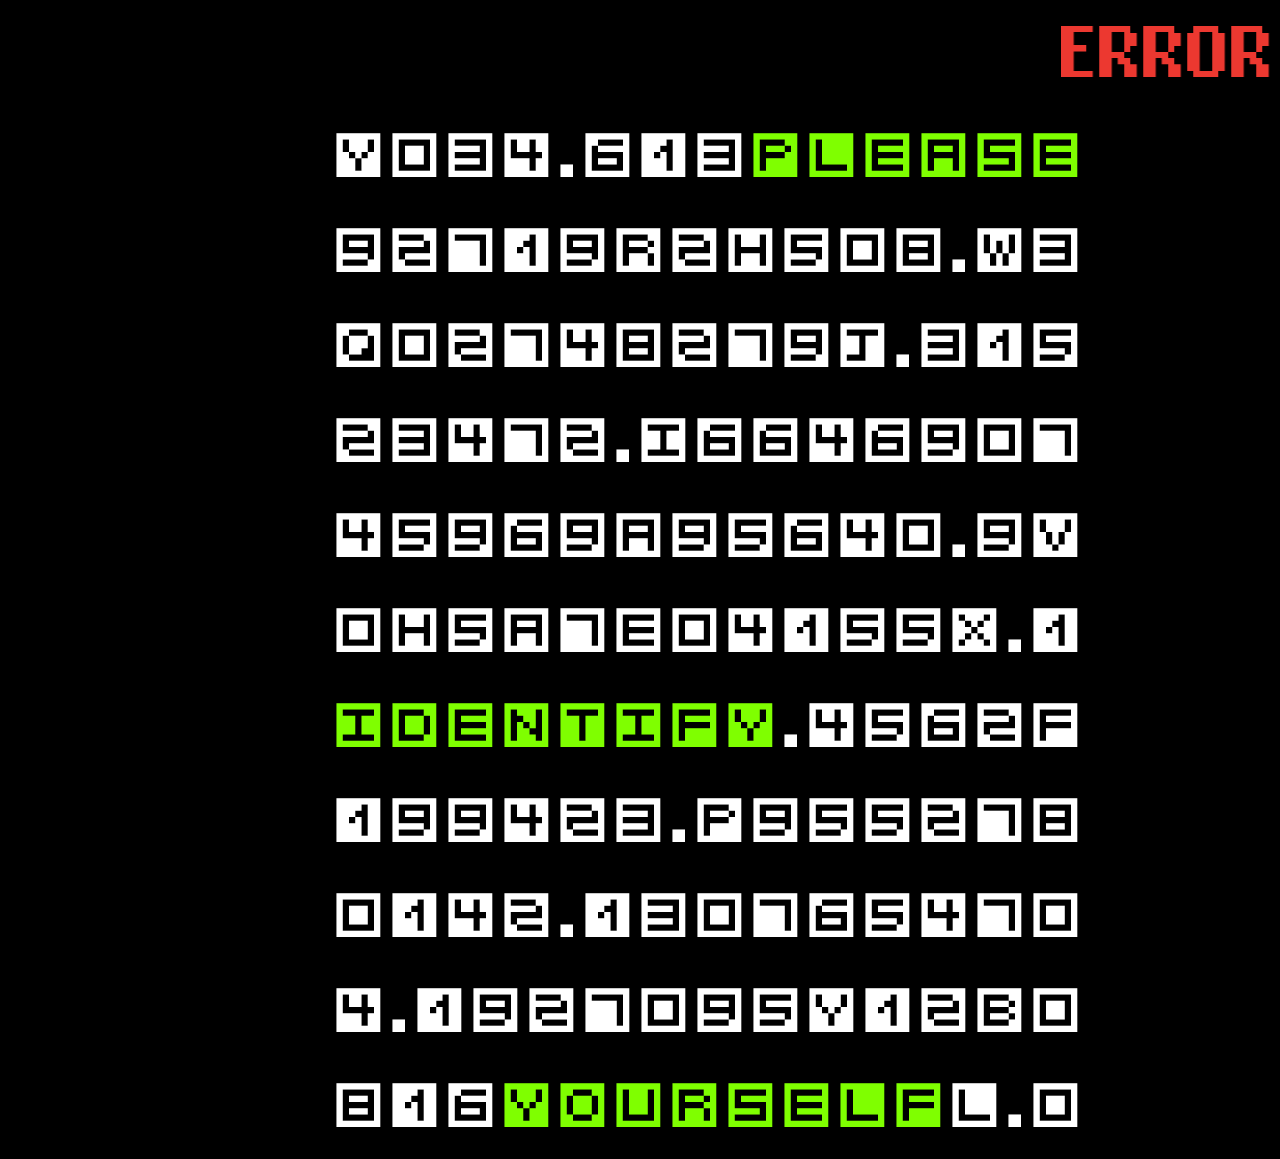
<file: making-with-type/index.html>
<html>
    <head>
        <link rel="stylesheet" href="style.css">
        <script src="shuffle.js"></script>
    </head>
    <body>
        <div class = "tab">
            <marquee behavious="scroll" direction="left " scrollamount = "25"> 
                ERROR ERROR ERROR ERROR ERROR ERROR ERROR ERROR ERROR ERROR ERROR ERROR ERROR ERROR ERROR ERROR ERROR ERROR ERROR ERROR ERROR ERROR ERROR ERROR ERROR ERROR ERROR ERROR ERROR ERROR ERROR ERROR ERROR ERROR ERROR ERROR</marquee>
        </div>
      
        <div class = "text random x y z">Unidentified Personnel </div>
        <div class = "text random x y z">Allotted Number Required</div>
        
        <div class="line random one two three">
            <div class="col">Y034.613</div>
            <div class="col random a b c">PLEASE</div>
        </div>   
           
            <div class="line random one two three ">92719R2H508.W3</div>  
            <div class="line random one two three">Q02748279J.315</div> 
            <div class="line random one two three">23472.I6646907</div>
            <div class="line random one two three">45969A95640.9V</div>
            <div class="line random one two three">0H5A7E04155X.1</div>
        
        <div class="line random one two three">
            <div class="col random a b c">IDENTIFY</div>
            <div class="col">.4562F</div>
        </div>
           
            <div class="line random one two three">199423.P955278</div>
            <div class="line random one two three">0142.130765470</div>
            <div class="line random one two three">4.1927095Y12B0</div>
        
        <div class="line random one two three ">
            <div class="col">816</div>
            <div class="col random a b c">YOURSELF</div>
            <div class="col">L.0</div>
        </div>
    </body>
</html>
</file>
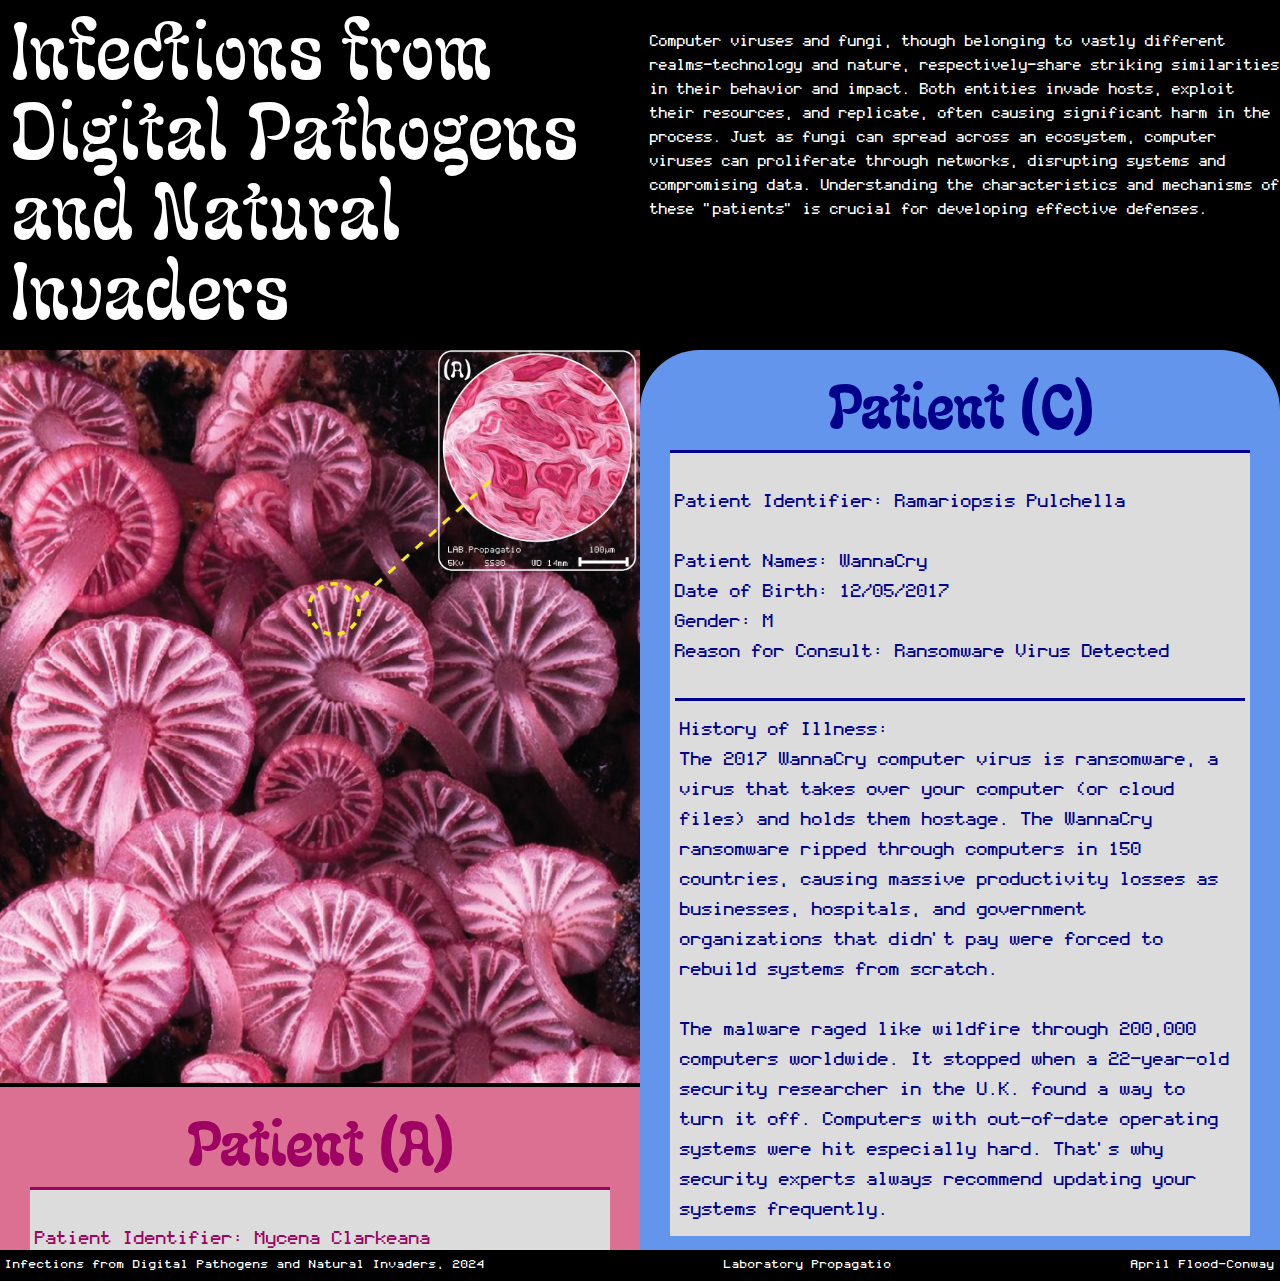
<file: wild-web/index.html>
<!DOCTYPE html>
<html lang="en">
<head>
    <meta charset="UTF-8">
    <meta name="viewport" content="width=device-width, initial-scale=1.0">
    <title>Wilde Web</title>
    <link rel="stylesheet" href="style.css">
</head>

<body>
<!-- HEADING + BLURB -->    
<div class="container pbottom ptop">

    <div class=" w50 title pleft ">Infections from Digital Pathogens and Natural Invaders</div>

    <div class="w50 caption ptop pleft"> Computer viruses and fungi, though belonging to vastly different realms—technology and nature, respectively—share striking similarities in their behavior and impact. Both entities invade hosts, exploit their resources, and replicate, often causing significant harm in the process. Just as fungi can spread across an ecosystem, computer viruses can proliferate through networks, disrupting systems and compromising data. Understanding the characteristics and mechanisms of these "patients" is crucial for developing effective defenses. 
    </div>

</div>

 <!-- LEFT HANDSIDE -->
 <div class="container">
    
    <div class="page w50">
          
<!-- ILOVEYOU -->
        <div class="w100">
            <img src="images/iloveyou.jpg" alt="">
       </div>
        <div class=" container textpink leftbox bgpink">
            <div class="name"> <strong>Patient (A) </strong> </div>
            <div class="body"> 
               <br>
               Patient Identifier: Mycena Clarkeana  <br> <br>
               Patient Name: ILOVEYOU or LoveLetter<br> 
               Date of Birth: 04/05/2000 <br>
                Gender: F <br>
                Reason for Consult: Virus Detected <br> <br>
                <div class="body ptop"> History of Illness: <br> 
                ILOVEYOU virus worked by sending a bogus “love letter” that looked like a harmless text file. 
                This attacker sent copies of itself to every email address in the infected machine’s contact list. Shortly after its May 4 release, it had spread to more than 10 million PCs. <br> <br>
                The virus was created by a college student in the Philippines named Onel de Guzman. Lacking funds, he wrote the virus to steal passwords so he could log into online services he wanted to use for free. He reportedly had no idea how far his creation would spread. </div> 
            </div>
        </div>

 <!-- MYDOOM -->
                <div class="w100">
                    <img src="images/mydoom.jpg" alt="">
                </div>

                <div class=" container textgreen leftbox bggreen">
                    <div class="name"> <strong> Patient (B)</strong></div>
                    <div class="body"> 
                    <br>
                    Patient Identifier: Chlorociboria <br> <br>
                    Patient Names: MYDOOM or Navarg<br> 
                    Date of Birth: 06/01/2004 <br>
                    Gender: M <br>
                    Reason for Consult: Worm Detected <br> <br>
                    <div class="body ptop">  History of Illness: <br>
                    The worst computer virus outbreak in history, Mydoom caused estimated damage of $38 billion in 2004, but its inflation-adjusted cost is actually $52.2 billion. Also known as Novarg, this malware is technically a “worm,” spread by mass emailing. At one point, the Mydoom virus was responsible for 25% of all emails sent.
                    <br> <br>
                    Mydoom scraped addresses from infected machines, then sent copies of itself to those addresses. It also roped those infected machines into a web of computers called a botnet that performed distributed denial of service (DDoS) attacks. These attacks were intended to shut down a target website or server. Mydoom is still around today, generating 1% of all phishing emails.</div>
                    </div>
                </div>
    </div>

 <!-- RIGHT HANDSIDE -->
    <div class="page w50">

 <!-- WANNACRY -->
        <div class=" container textblue rightbox bgblue">
            <div class="name"> <strong> Patient (C) </strong></div>
            <div class="body"> 
                <br>  
                Patient Identifier: Ramariopsis Pulchella <br> <br>
                Patient Names: WannaCry <br> 
                Date of Birth: 12/05/2017 <br>
                Gender: M <br>
                Reason for Consult: Ransomware Virus Detected <br> <br>
                <div class="body ptop"> History of Illness: <br> 
                The 2017 WannaCry computer virus is ransomware, a virus that takes over your computer (or cloud files) and holds them hostage. The WannaCry ransomware ripped through computers in 150 countries, causing massive productivity losses as businesses, hospitals, and government organizations that didn’t pay were forced to rebuild systems from scratch.
                <br> <br>
                The malware raged like wildfire through 200,000 computers worldwide. It stopped when a 22-year-old security researcher in the U.K. found a way to turn it off. Computers with out-of-date operating systems were hit especially hard. That’s why security experts always recommend updating your systems frequently.</div>
            </div>
        </div>

       <div class="w100">
        <img src="images/wannacry.jpg" alt="">
        </div>

 <!-- CODERED -->
        <div class=" container textred rightbox bgred">
            <div class="name"> <strong> Patient (D) </strong></div>
            <div class="body"> 
                <br>  
                Patient Identifier: Amanita Muscaria <br> <br>
                Patient Names: CODERED <br> 
                Date of Birth: 15/07/2001 <br>
                Gender: F <br>
                Reason for Consult: Worm Detected <br> <br>
                <div class="body ptop">  History of Illness: <br>  
                First observed in 2001, the Code Red computer virus was yet another worm that penetrated 975,000 hosts. It displayed the words “Hacked by Chinese!” across infected web pages, and it ran entirely in each machine’s memory. In most cases it left no trace in hard drives or other storage.
                <br> <br>
                It was the first large-scale, mixed-threat attack to successfully target enterprise networks.The Code Red worm was first discovered and researched by eEye Digital Security employees Marc Maiffret and Ryan Permeh when it exploited a vulnerability discovered by Riley Hassell.
                They named it "Code Red" because they were drinking the Mountain Dew flavor of the same name at the time of discovery.
                <br> <br>
                Financial costs are pegged at $2.4 billion. The virus attacked websites of infected computers and delivered a distributed denial of service (DDoS) attack on the U.S. White House’s website. In fact, the White House had to change its IP address to defend against Code Red. </div>

            </div>
        </div>

       <div class="w100">
        <img src="images/codered.jpg" alt="">
        </div>
    </div>

 </div>   

 <!-- FOOTER -->
 <div class = "footer textwhite">
    <div> Infections from Digital Pathogens and Natural Invaders, 2024</div>
    <div> Laboratory Propagatio </div>
    <div> April Flood-Conway</div>
 </div>


</body>
</html>
</file>
<file: making-with-type/style.css>
@font-face {
    font-family:'cubixcode';
    src:url('cubixcode.woff');
}
@font-face {
    font-family:'nihonium';
    src:url(nihonium.woff);
}
@font-face {
    font-family:'minisystem';
    src:url(minisystem.woff);
}

body {background-color: black;}

div.radnom{
    transition:1s;
}

div.tab {
    font-size: 100px;
    text-align: center;
    margin-left:auto;
    margin-right:auto;
    width:auto;
    height:auto;
    display: flex;
    flex-wrap:nowrap;
    color: #ec3830;
    background-color: black;
    font-family:'nihonium';
}

div.line {
    font-family:'cubixcode';
    font-size:100px;
    text-align:center;
    margin-left:auto;
    margin-right:auto;
    width:50%;
    color:white;        

    display: flex;
    flex-wrap:nowrap;
}

div.text {
    text-align:center;
    margin-left:auto;
    margin-right:auto;
    width:fit-content;
    color:white; 
    display: flex;
    flex-wrap:nowrap;
    font-family:'minisystem';
    padding-bottom: 5px;
}


    div.col.a{color:#009cd2; }
       
    div.col.b{color:gold;}

    div.col.c{color:chartreuse;}

    
        div.line.one {margin-left: 100px;}
        
        div.line.two {margin-right: 100px;}
        
        div.line.three {margin-left: auto;
                        margin-right: auto;}

            div.text.x{font-size: 90px;}

            div.text.y{font-size: 0px;}

            div.text.z {font-size:0px;}
</file>
<file: wild-web/style.css>
/* Set up */
    body {
        background-color:black;
        color:white;
        margin: 0px;
        padding: 0px;
        font-size: 20px;
        line-height: 21px;}

    div { 
        box-sizing: border-box;}

    img { 
        width:100%;}

@font-face {
    font-family:'mother';
    src:url('mothercode.woff');}

@font-face {
    font-family:'crux';
    src:url('crux.woff');}

@font-face {
    font-family:'alugu';
    src:url('alugu.woff');}

/* typography (fonts + sizes) */
    div.title{
        font-size: 80px;
        line-height: 80px;
        font-family:'alugu';
    }

    div.name{
        font-size: 60px;
        line-height: 60px;
        margin-left: auto;
        margin-right: auto;
        font-family:'alugu';
        padding-bottom: 10px ;
    }

    div.body{
        font-size: 30px;
        line-height: 30px;
        text-justify:auto;
        font-family:'crux';
        border-top: 3px solid;
        padding: 5px;
        background-color:gainsboro;
    }

    div.caption{
        font-size: 24px;
        line-height: 24px;
        font-family:'crux';
    }

    div.footer{
        display: flex;
        justify-content: space-between;
        background-color: black;
        padding: 5px;
        font-family: 'crux';
    }

/* text colours */
    div.textwhite{
        color:white
    }
    
    div.textblue{
        color:darkblue
    }
    
    div.textpink{
        color:rgb(158, 2, 98)
    }

    div.textgreen{
        color:darkgreen;
    }

    div.textred{
        color:darkred;
    }


/* bg colours */
    div.bgpink{
        background-color: palevioletred;
    }

    div.bgblue{
        background-color:cornflowerblue
    }

    div.bggreen{
        background-color:mediumseagreen;
    }

    div.bgred{
        background-color: tomato;
    }

/* widths */
    div.w100{
        width: 100%;}

    div.w50{
        width: 50%;}


/* padding */
    div.pbottom{
        padding-bottom:15px;}
    
    div.ptop{
        padding-top:15px}

    div.pleft{
        padding-left: 10px;
    }


/* design */
    div.container{
        display: flex;
        flex-wrap: wrap;
    }

    div.page{
        height:100vh;
        overflow-y: scroll;
    }

    div.page::-webkit-scrollbar{
        width: 10px;
    }
       
      div.page::-webkit-scrollbar-track {
        background-color: black;
    }
       
      div.page::-webkit-scrollbar-thumb {
        background-color: rgb(20, 20, 20);
    }

    div.rightbox{
        width:auto;
        height:auto;
        padding:30px;
        border-radius: 60px 60px 0px 0px;
    }

    div.leftbox{
        width:auto;
        height:auto;
        padding:30px;
        border-radius: 0px 0px 60px 60px;
    }
</file>
